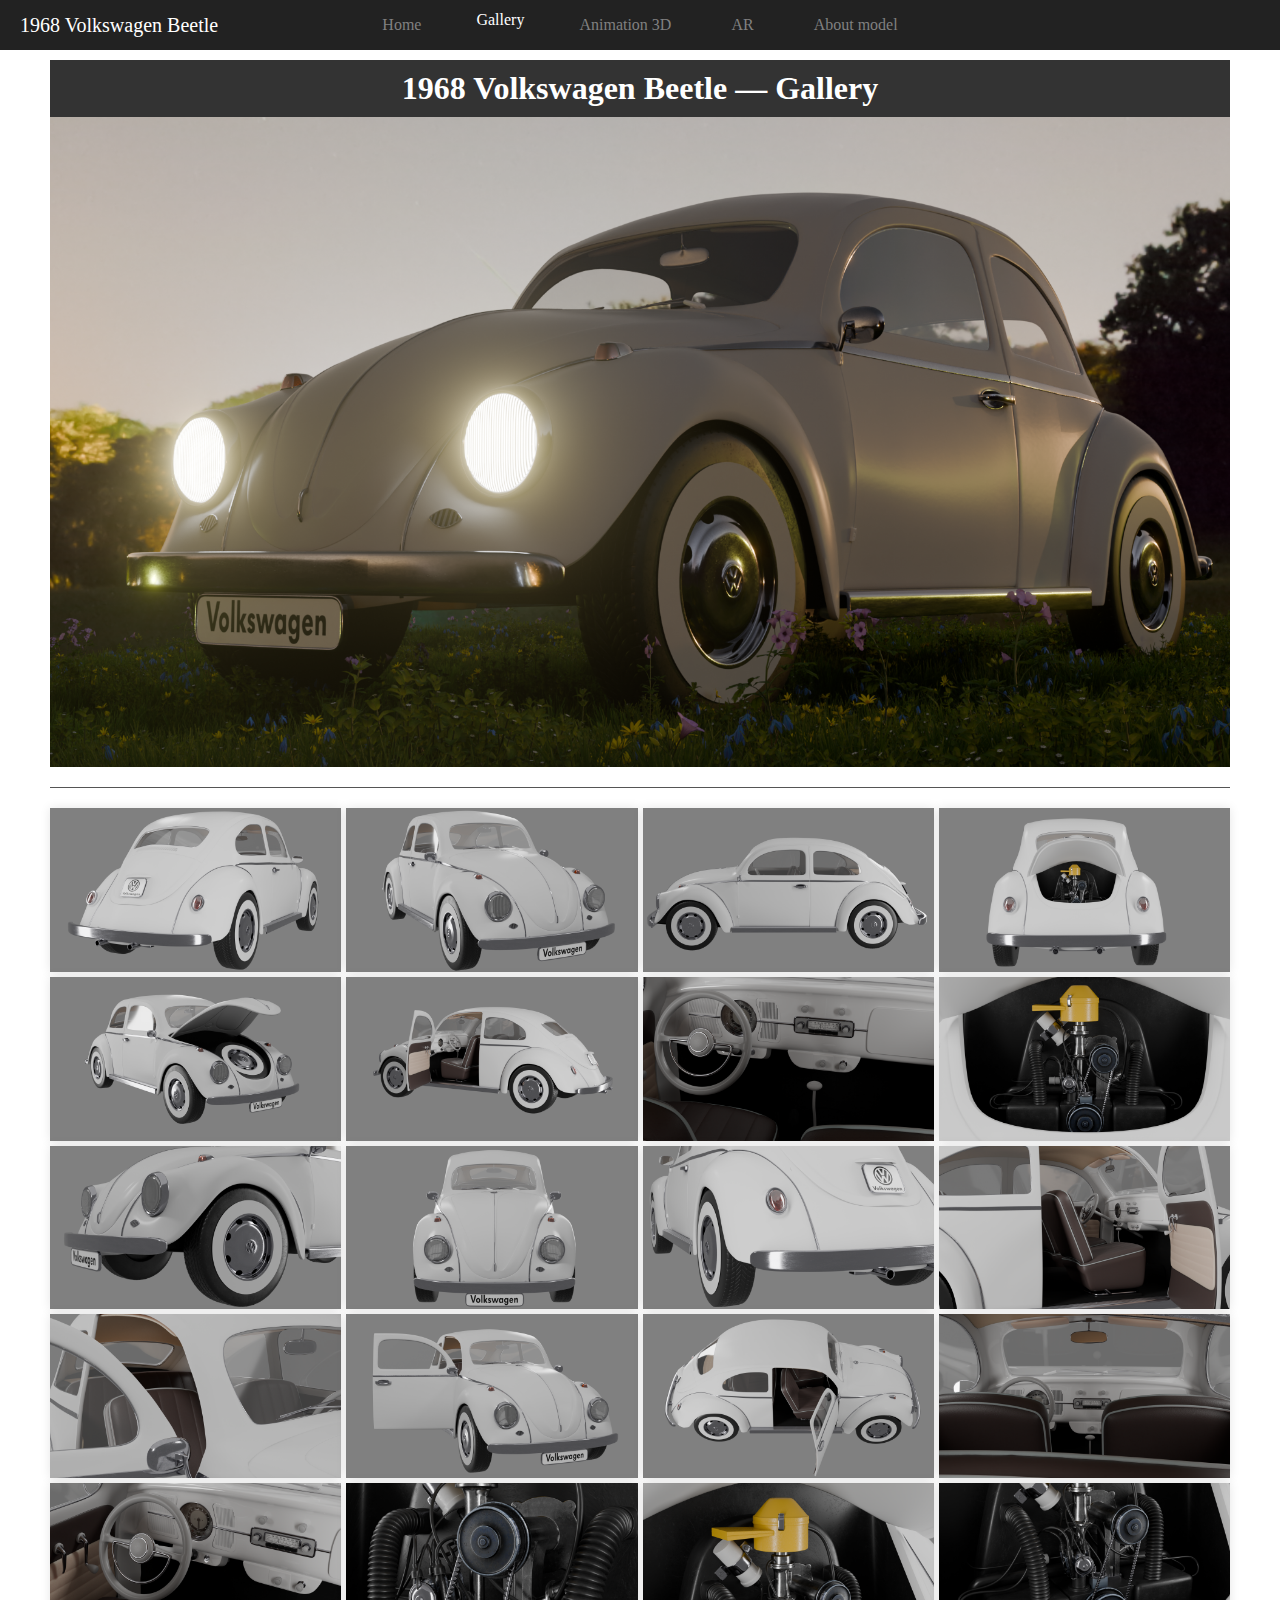
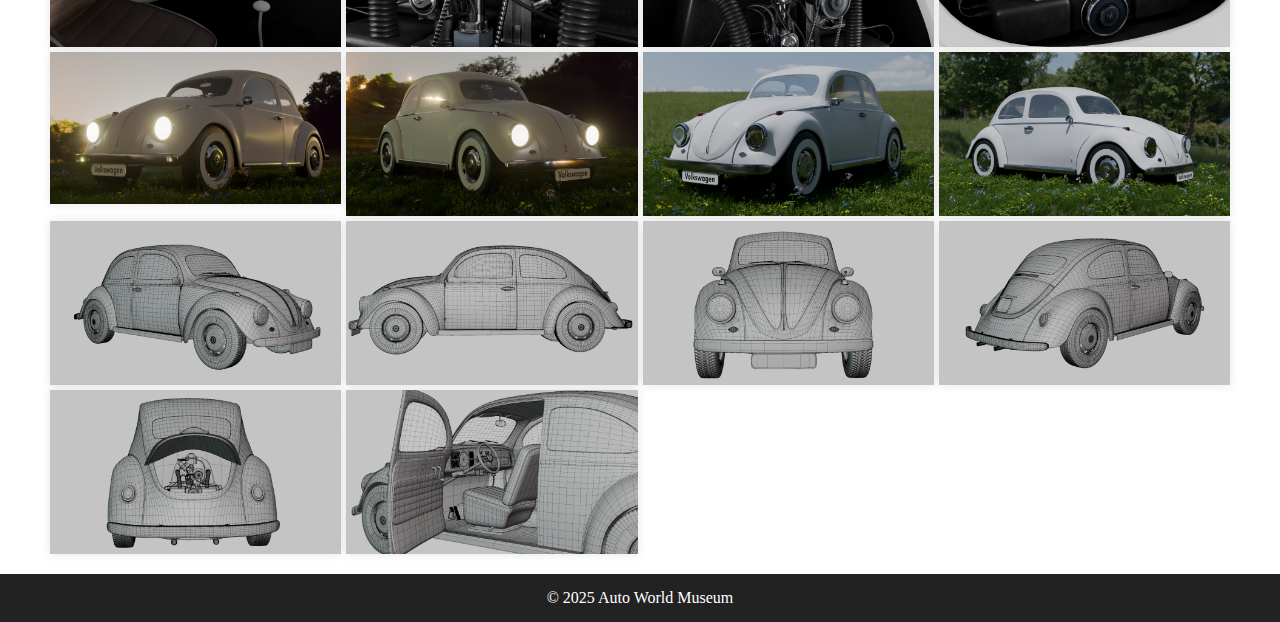
<file: gallery.html>
<!DOCTYPE html>
<html lang="eng">

<head>
  <meta charset="UTF-8" />
  <meta name="viewport" content="width=device-width, initial-scale=1.0" />
  <title>1968 Volkswagen Beetle</title>
  <link rel="icon" type="image/png" href="images/logo.png">
  <link rel="stylesheet" href="style2.css" />
  <link rel="stylesheet" href="styleboth.css" />
</head>

<body>
  <header class="site-header">
  <div class="h1">1968 Volkswagen Beetle</div>
  <button class="burger" aria-label="Menu">&#9776;</button>
  <nav class="nav">
    <a href="index.html">Home</a>
    <a href="gallery.html" class="active">Gallery</a>
    <a href="animation.html">Animation 3D</a>
    <a href="ar.html">AR</a>
    <a href="model.html">About model</a>
  </nav>
</header>
 
<div class="history">
    <div class="title">
        <h1>1968 Volkswagen Beetle — Gallery</h1>
    </div>
    <div class="image"></div>
    <div class="line"></div>

  <main class="gallery">
    <img src="images/c.png" />
    <img src="images/c1.png"/>
    <img src="images/c2.png"/>
    <img src="images/c3.png"/>
    <img src="images/c4.png"/>

    <img src="images/c5.png"/>
    <img src="images/c6.png"/>
    <img src="images/c7.png"/>
    <img src="images/c8.png"/>
    <img src="images/c9.png"/>

    <img src="images/c10.png"/>
    <img src="images/c11.png"/>
    <img src="images/c12.png"/>
    <img src="images/c13.png"/>

    <img src="images/c14.png"/>
    <img src="images/c15.png"/>
    <img src="images/c16.png"/>
    <img src="images/c17.png"/>

    <img src="images/c18.png"/>
    <img src="images/c19.png"/>
    <img src="images/c20.png"/>
    <img src="images/c21.png"/>

    <img src="images/c28.png"/>
    <img src="images/c29.png"/>

    <img src="images/c22.png"/>
    <img src="images/c23.png"/>
    <img src="images/c24.png"/>
    <img src="images/c25.png"/>

    <img src="images/c26.png"/>
    <img src="images/c27.png"/>
  
  </main>
</div>

  <div id="modal" class="modal">
    <span class="close">&times;</span>
    <img class="modal-content" id="modal-img" />
    <div class="modal-nav">
      <span id="prev">&#10094;</span>
      <span id="next">&#10095;</span>
    </div>
  </div>

  <script src="scripts.js"></script>
  <footer class="site-footer">
    <p>&copy; 2025 Auto World Museum</p>
  </footer>

</body>

</html>
</file>
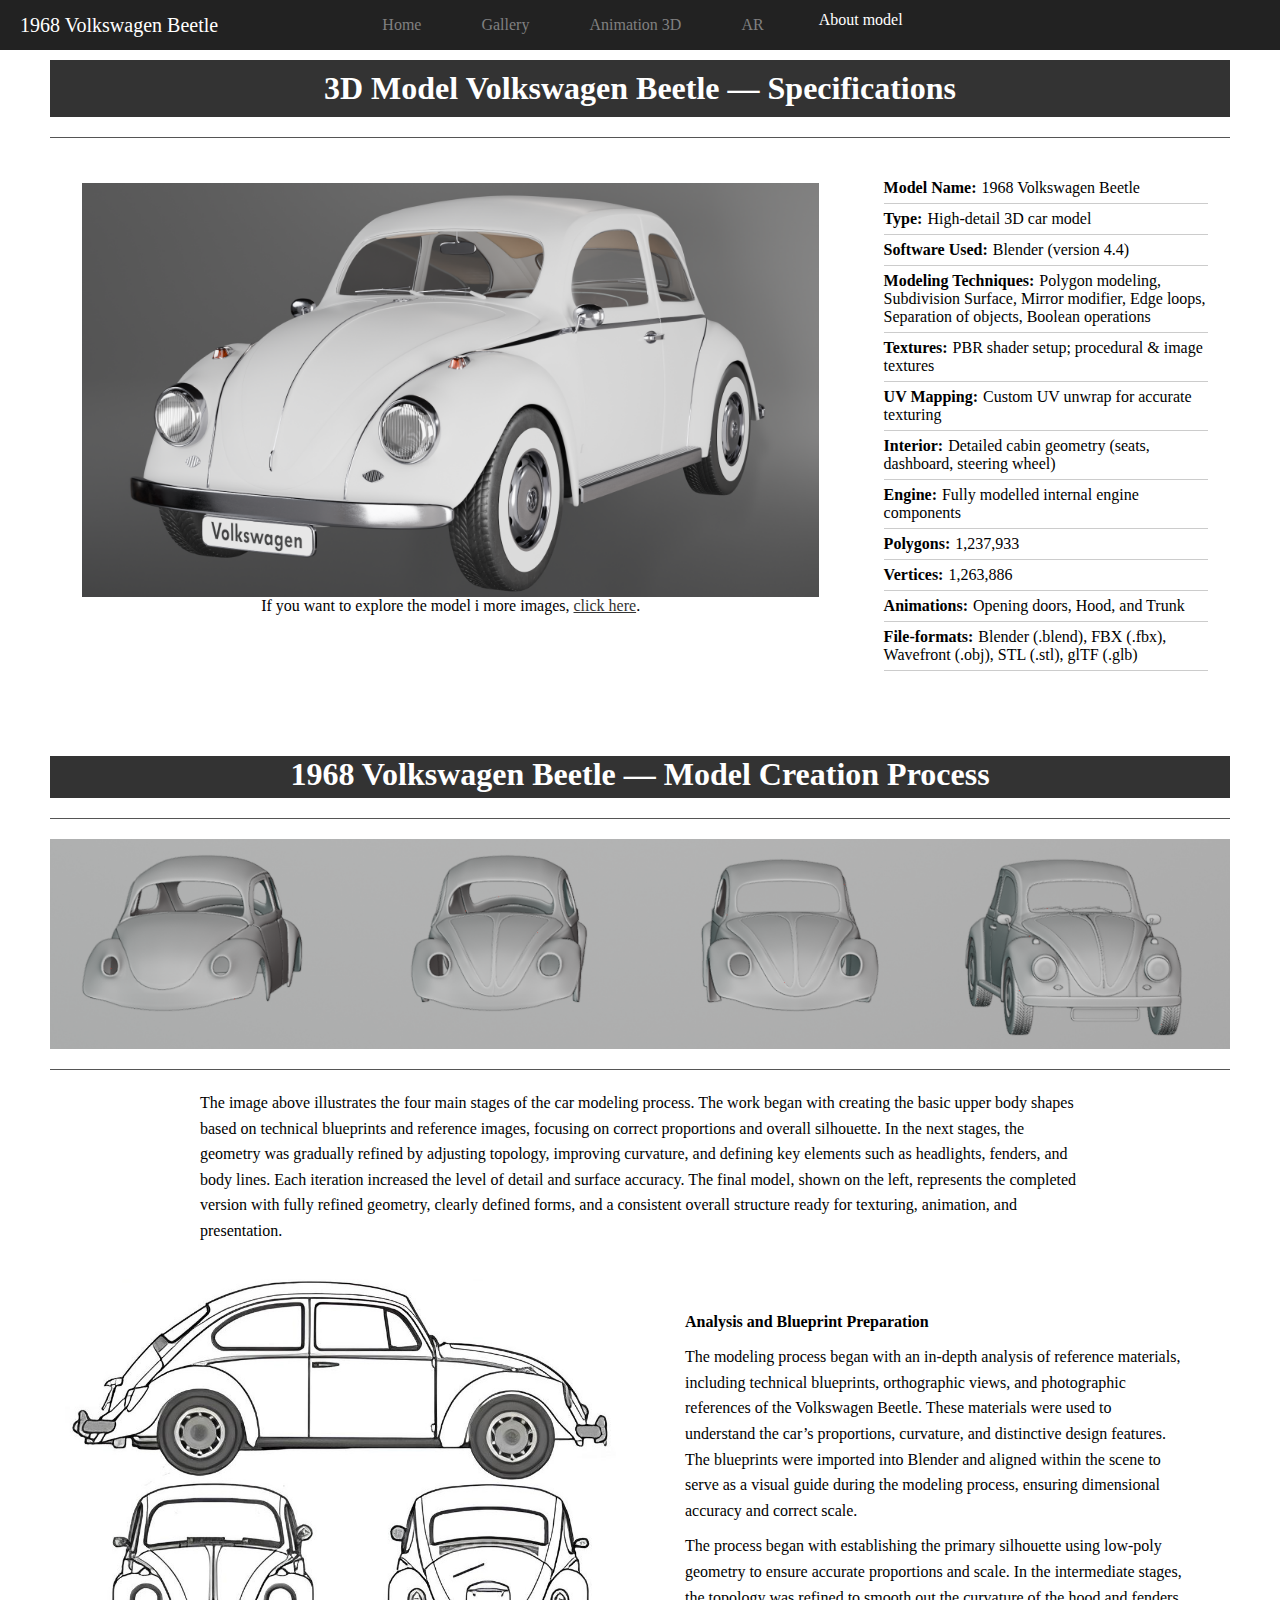
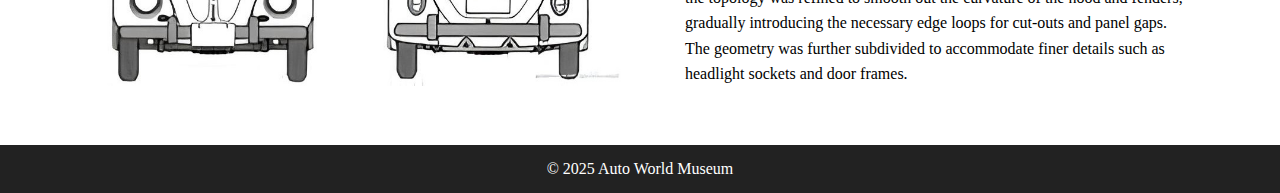
<file: model.html>
<!DOCTYPE html>
<html lang="eng">

<head>
  <meta charset="UTF-8" />
  <meta name="viewport" content="width=device-width, initial-scale=1.0" />
  <title>1968 Volkswagen Beetle</title>
  <link rel="icon" type="image/png" href="images/logo.png">
  <link rel="stylesheet" href="styleboth.css" />
  <link rel="stylesheet" href="style.css" />
  <link rel="stylesheet" href="style5.css" />
</head>

<body>

  <header class="site-header">
    <div class="h1">1968 Volkswagen Beetle</div>
    <button class="burger" aria-label="Menu">&#9776;</button>
    <nav class="nav">
      <a href="index.html">Home</a>
      <a href="gallery.html">Gallery</a>
      <a href="animation.html">Animation 3D</a>
      <a href="ar.html">AR</a>
      <a href="model.html" class="active">About model</a>
      <script src="scripts.js"></script>
    </nav>
  </header>

  <div class="history">
    <div class="title">
      <h1>3D Model Volkswagen Beetle — Specifications</h1>
    </div>
    <div class="line"></div>
  </div>
  <div class="main-content">
    <div class="column animation">
      <div class="D3">
        <div class="im"><img src="images/m2.png" /></div>
        If you want to explore the model i more images, <a href="gallery.html">click here</a>.
      </div>
    </div>
    <div class="column info">
      <ul class="car-specs">
        <li><b>Model Name:</b>1968 Volkswagen Beetle</li>
        <li><b>Type:</b>High‑detail 3D car model</li>
        <li><b>Software Used:</b>Blender (version 4.4)</li>
        <li><b>Modeling Techniques:</b>Polygon modeling, Subdivision Surface, Mirror modifier, Edge loops, Separation of
          objects, Boolean operations</li>
        <li><b>Textures:</b>PBR shader setup; procedural & image textures</li>
        <li><b>UV Mapping:</b>Custom UV unwrap for accurate texturing</li>
        <li><b>Interior:</b>Detailed cabin geometry (seats, dashboard, steering wheel)</li>
        <li><b>Engine:</b>Fully modelled internal engine components</li>
        <li><b>Polygons:</b>1,237,933</li>
        <li><b>Vertices:</b>1,263,886</li>
        <li><b>Animations:</b>Opening doors, Hood, and Trunk</li>
        <li><b>File-formats:</b>Blender (.blend), FBX (.fbx), Wavefront (.obj), STL (.stl), glTF (.glb)</li>
      </ul>
    </div>
  </div>
  <div class="history">

    <h2>1968 Volkswagen Beetle — Model Creation Process</h2>

    <div class="line"></div>
    <div class="image"></div>
    <div class="line"></div>
    <p>The image above illustrates the four main stages of the car modeling process. The work began with creating the
      basic upper body shapes based on technical blueprints and reference images, focusing on correct proportions and
      overall silhouette. In the next stages, the geometry was gradually refined by adjusting topology, improving
      curvature, and defining key elements such as headlights, fenders, and body lines. Each iteration increased the
      level of detail and surface accuracy. The final model, shown on the left, represents the completed version with
      fully refined geometry, clearly defined forms, and a consistent overall structure ready for texturing, animation,
      and presentation.</p>
    <div class="container">

      <div class="column image-column">
        <img src="images/m5.jpg" alt="">
      </div>
      <div class="column text-column">
        <p class="paragraph-title">Analysis and Blueprint Preparation</p>

        <p>The modeling process began with an in-depth analysis of reference materials, including technical blueprints,
          orthographic views, and photographic references of the Volkswagen Beetle. These materials were used to
          understand the car’s proportions, curvature, and distinctive design features. The blueprints were imported
          into Blender and aligned within the scene to serve as a visual guide during the modeling process, ensuring
          dimensional accuracy and correct scale.</p>


        <p>The process began with establishing the primary silhouette using low-poly geometry to ensure accurate
          proportions and scale.
          In the intermediate stages, the topology was refined to smooth out the curvature of the hood and fenders,
          gradually introducing the necessary edge loops for cut-outs and panel gaps.
          The geometry was further subdivided to accommodate finer details such as headlight sockets and door frames.
          </p>

      </div>
    </div>
  </div>



  <footer class="site-footer">
    <p>&copy; 2025 Auto World Museum</p>
  </footer>

</body>

</html>
</file>
<file: style2.css>
.gallery {
  display: grid;
  grid-template-columns: repeat(4, 1fr); 
  gap: 5px;
}

.gallery img {
  width: 100%;
  height: auto;
  object-fit: cover;
  box-shadow: 0 0 10px rgba(0,0,0,0.1);
}

.modal {
  display: none;
  position: fixed;
  z-index: 1000;
  left: 0; top: 0;
  width: 100%; height: 100%;
  background-color: rgba(0,0,0,0.8);
  text-align: center;
}

.modal-content {
  display: inline-block;
  margin-top: 50px;
  width: 1100px;
  height: auto;
  object-fit: contain;
  opacity: 0;
  box-shadow: 0 0 20px rgba(255,255,255,0.2);
  transform: scale(0.95);
  transition: opacity 0.4s ease, transform 0.4s ease;
}

.modal.show .modal-content {
  opacity: 1;
  transform: scale(1);
}

.close {
  position: absolute;
  top: 20px;
  right: 35px;
  font-size: 40px;
  color: #fff;
  cursor: pointer;
}

.image {
  background-image: url("images/c20.png");
  background-size: cover; /* или contain, если хотите вписать */
  background-position: center;
  background-repeat: no-repeat;
  height: 650px; /* задай высоту */
}

.modal-nav {
  position: absolute;
  top: 50%;
  width: 100%;
  display: flex;
  justify-content: space-between;
  transform: translateY(-50%);
}

.modal-nav span {
  cursor: pointer;
  font-size: 60px;
  color: white;
  padding: 0 20px;
  user-select: none;
  transition: 0.3s;
}

.modal-nav span:hover {
  color: #ccc;
}

@media (max-width: 1024px) {
  .gallery {
    grid-template-columns: repeat(3, 1fr);
  }
}

@media (max-width: 768px) {
  .gallery {
    grid-template-columns: repeat(2, 1fr);
  }
}

@media (max-width: 480px) {
  .gallery {
    grid-template-columns: 1fr;
  }
}
</file>
<file: styleboth.css>
* {
  margin: 0;
  padding: 0;
  box-sizing: border-box;
  font-family: Bookman, URW Bookman L, serif;
}

.history {
  margin: 0 50px auto;
}

/* При ширине меньше 768px */
@media (max-width: 768px) {
  .history {
    margin: 0 20px auto;
  }

  .history p {
    margin: 0 40px 10px; /* уменьшаем отступы */
  }
}

/* При ширине меньше 480px */
@media (max-width: 480px) {
  .history {
    margin: 0 10px auto;
  }

  .history p {
    margin: 0 20px 10px; /* еще меньше */
  }
}

.title {
  text-align: center;
  padding: 10px;
  text-align: 20px;
  background: #333;
  color: white;
}

.line {
  width: 100%;
  height: 1px;
  background: #555;
  margin: 20px 0;
}

body {
  padding-top: 60px; 
}

.site-header {
  background: #222;
  color: #fff;
  padding: 15px 0;
  position: fixed;
  top: 0;
  left: 0;
  z-index: 1000;
  width: 100%;
  display: flex;
  justify-content: space-between;
  align-items: center;
  height: 50px; /* фиксируем высоту */
  box-sizing: border-box; /* чтобы паддинги учитывались */
}

.h1 {
  font-size: 20px;
  margin-left: 20px;
  text-align: left;
}

nav {
  position: absolute;
  top: 50%;
  left: 50%;
  transform: translate(-50%, -50%);
  display: flex;
  gap: 30px;
  font-size: 16px;
}

nav a {
  color: #ccc;
  text-decoration: none;
  transition: color 0.3s;
}

nav a:hover {
  color: #fff;
}

nav a.active {
  color: #fff;
}

.burger {
  font-size: 26px;
  background: none;
  border: none;
  color: #fff;
  cursor: pointer;
  display: none; /* скрываем бургер на больших */
  margin-right: 20px;
}

/* --- адаптив --- */
@media (max-width: 1000px) {
  .burger {
    display: block; /* показываем бургер */
  }

  nav {
    display: none; /* меню скрыто */
    position: absolute;
    top: 50px;
    left: 0;
    transform: none;
    width: 100%;
    flex-direction: column;
    background: #222;
    padding: 10px 0;
    gap: 15px;
    text-align: center;
  }

  nav.show {
    display: flex; /* показываем меню при клике */
  }
}


.site-footer {
  margin-top: 20px;
  background: #222;
  color: #fff;
  text-align: center;
  padding: 15px;
}

.site-header nav a {
  color: gray;
  margin: 15px;
}

.site-header nav a:hover {
  color: #ccc;
}

.site-header nav a.active {
  display: inline-block;
  margin: 10px 10px 0 10px;
  /* top, right, bottom, left */
  color: #fff;
}

@media (max-width: 500px) {
  .title {
    font-size: 14px; /* ещё меньше */
  }
}
</file>
<file: style.css>
body {
  background: white;
}

.D3 {
  text-align: center;
  padding: 10px;
}

.D3 a {
  color: #333; /* синий цвет ссылки */
  text-decoration: underline; /* подчеркивание */
}

.main-content {
  display: flex;
  flex-wrap: wrap;
  gap: 10px;
  margin: -20px 50px auto;
}

.column {
  box-sizing: border-box;
}

.column.info {
  flex: 1 1 30%;
  max-width: 30%;
}

.column.animation {
  flex: 1 1 66.66%;
  max-width: 66.66%;
}

.car-specs {
  list-style: none;
}

.car-specs li {
  padding: 6px 0;
  border-bottom: 1px solid #ccc;
}

.car-specs li b {
  color: black;
  margin-right: 5px;
  position: relative;
}

.animation-placeholder {
  background: #ddd;
  height: 400px;
  border: 2px dashed #aaa;
  display: flex;
  align-items: center;
  justify-content: center;
}

.history p {
  line-height: 1.6;
  margin: 0 150px;
}

.history p + p {
  margin-top: 10px;
}

/* подзаголовок внутри текста */
.history .paragraph-title {
  font-weight: 700;
  margin-top: 30px;   /* отступ сверху */
  margin-bottom: 10px;
}

.history h2 {
  font-size: 2em;
  margin-top: 50px;
  background: #333;
  color: white;
  padding-bottom: 5px;
  text-align: center;
}

.history h3 {
  font-weight: bold;
}

.container {
  display: flex;
  flex-wrap: wrap;
  max-width: 1200px;
  margin: auto;
  background: transparent;
}

.line {
  width: 100%;
  height: 1px;
  background: #555;
  margin: 20px 0;
}

.column {
  flex: 1 1 500px;
  min-width: 250px;
  background: transparent;
  padding: 15px;
  border-radius: 5px;
  margin: 20px auto;
}

.image-column img {
  width: 100%;
  height: auto;
  border-radius: 8px;
  min-width: 250px;
}

.text-column p {
  line-height: 1.6;
  display: flex;
  align-items: center;
  margin: 40px 30px auto;
}

.im img {
  width: 100%;       /* картинка растягивается на ширину контейнера */
  height: 100%;      /* сохраняет пропорции */
  display: block;    /* убирает лишние отступы */
}

@media (max-width: 1024px) {
  .column {
    flex: 1 1 45%;
    max-width: 100%;
  }

  .column.info,
  .column.animation {
    flex: 1 1 100%;
    max-width: 100%;
  }

  .animation-placeholder {
    height: 350px;
  }
}

@media (max-width: 768px) {

  .container,
  .main-content {
    flex-direction: column;
    padding: 15px;
    margin: 10px 20px;
  }

  .column,
  .column.info,
  .column.animation {
    flex: 1 1 100%;
    max-width: 100%;
    margin: 10px 0;
  }

  .animation-placeholder {
    height: 300px;
  }

  .main-content h2,
  .history h2,
  .description h2 {
    font-size: 1.5em;
  }

  .car-specs li {
    font-size: 14px;
  }
}

@media (max-width: 480px) {

  .main-content,
  .container {
    padding: 10px;
    margin: 10px;
  }

  .animation-placeholder {
    height: 250px;
  }

  .car-specs li {
    font-size: 13px;
  }

  .main-content h2,
  .history h2,
  .description h2 {
    font-size: 1.3em;
  }
}
</file>
<file: style5.css>
.image {
  background-image: url("images/m4.png");
  width: 100%;
  aspect-ratio: 1500 / 267;  /* или aspect-ratio: 5.62; */
  background-size: cover;
  background-position: center;
  background-repeat: no-repeat;
  margin: 20px 0;
}
</file>
